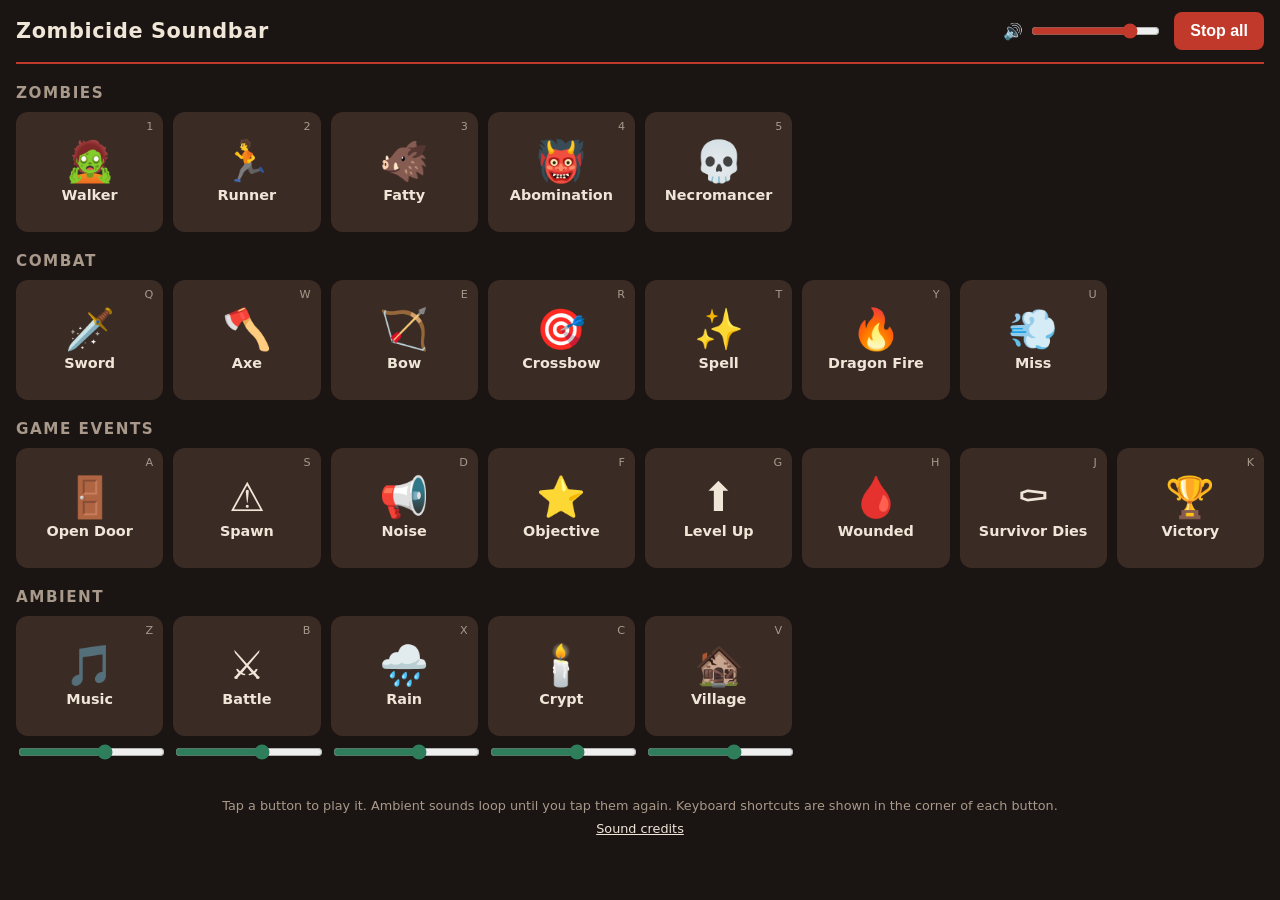
<file: index.html>
<!doctype html>
<html lang="en">
<head>
  <meta charset="utf-8">
  <meta name="viewport" content="width=device-width, initial-scale=1, viewport-fit=cover">
  <meta name="theme-color" content="#1a1412">
  <title>Zombicide Soundbar</title>
  <link rel="manifest" href="manifest.json">
  <link rel="icon" href="icon.svg" type="image/svg+xml">
  <link rel="apple-touch-icon" href="icon.svg">
  <link rel="stylesheet" href="style.css">
</head>
<body>
  <header class="topbar">
    <h1>Zombicide Soundbar</h1>
    <div class="controls">
      <label class="volume">
        <span aria-hidden="true">🔊</span>
        <input id="master-volume" type="range" min="0" max="1" step="0.05" value="0.8" aria-label="Master volume">
      </label>
      <button id="stop-all" class="stop-all" type="button">Stop all</button>
    </div>
  </header>

  <main id="board"></main>

  <footer class="hint">
    Tap a button to play it. Ambient sounds loop until you tap them again.
    <span class="desktop-only">Keyboard shortcuts are shown in the corner of each button.</span>
    <br><a href="credits.html">Sound credits</a>
  </footer>

  <script src="sounds.js"></script>
  <script src="app.js"></script>
</body>
</html>
</file>
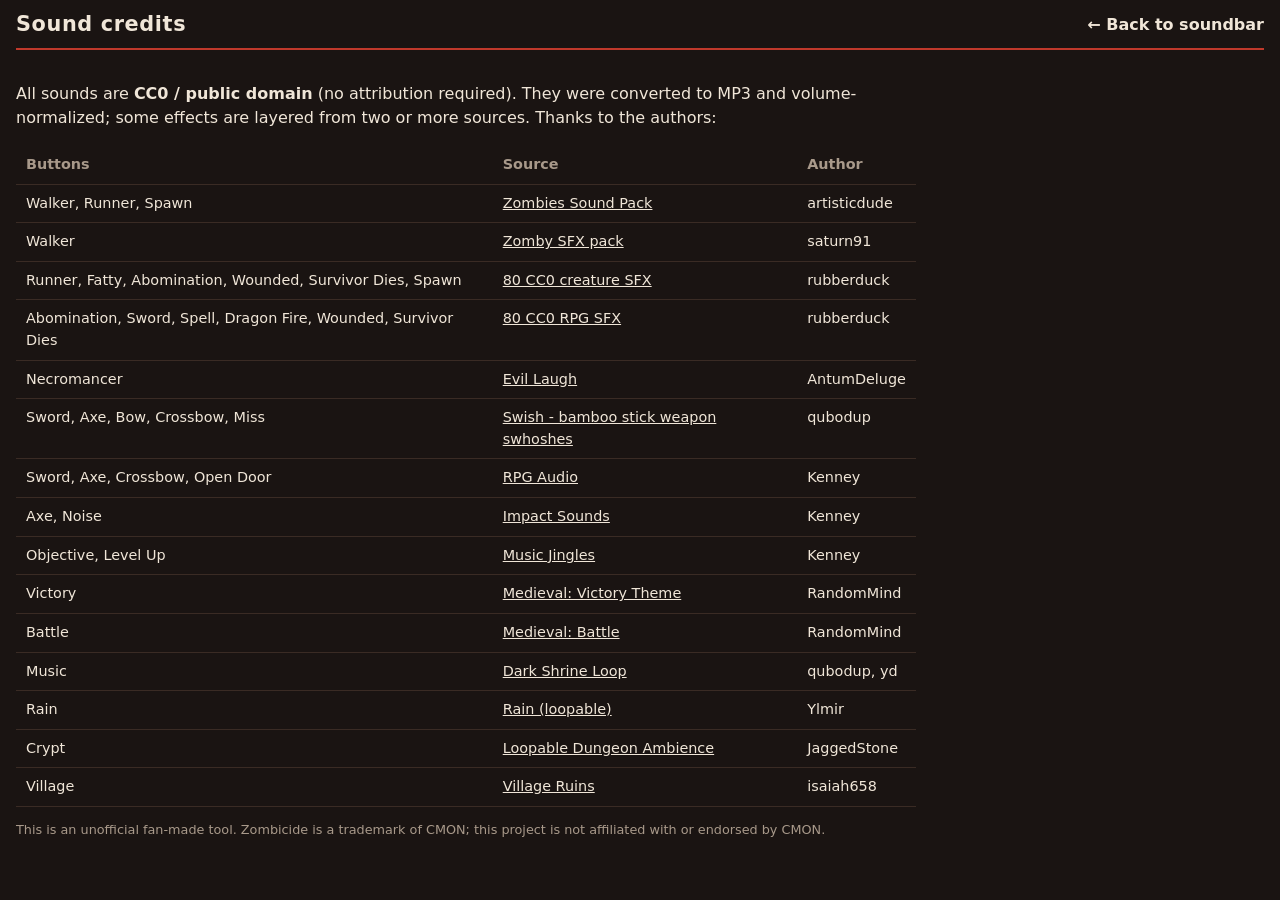
<file: credits.html>
<!doctype html>
<html lang="en">
<head>
  <meta charset="utf-8">
  <meta name="viewport" content="width=device-width, initial-scale=1, viewport-fit=cover">
  <meta name="theme-color" content="#1a1412">
  <title>Credits · Zombicide Soundbar</title>
  <link rel="icon" href="icon.svg" type="image/svg+xml">
  <link rel="stylesheet" href="style.css">
</head>
<body>
  <header class="topbar">
    <h1>Sound credits</h1>
    <a class="back" href="./">← Back to soundbar</a>
  </header>

  <main class="credits">
    <p>
      All sounds are <strong>CC0 / public domain</strong> (no attribution required).
      They were converted to MP3 and volume-normalized; some effects are layered from two or more sources.
      Thanks to the authors:
    </p>

    <div class="table-wrap">
      <table>
        <thead>
          <tr><th>Buttons</th><th>Source</th><th>Author</th></tr>
        </thead>
        <tbody>
          <tr><td>Walker, Runner, Spawn</td><td><a href="https://opengameart.org/content/zombies-sound-pack">Zombies Sound Pack</a></td><td>artisticdude</td></tr>
          <tr><td>Walker</td><td><a href="https://opengameart.org/content/zomby-sfx-pack">Zomby SFX pack</a></td><td>saturn91</td></tr>
          <tr><td>Runner, Fatty, Abomination, Wounded, Survivor Dies, Spawn</td><td><a href="https://opengameart.org/content/80-cc0-creature-sfx">80 CC0 creature SFX</a></td><td>rubberduck</td></tr>
          <tr><td>Abomination, Sword, Spell, Dragon Fire, Wounded, Survivor Dies</td><td><a href="https://opengameart.org/content/80-cc0-rpg-sfx">80 CC0 RPG SFX</a></td><td>rubberduck</td></tr>
          <tr><td>Necromancer</td><td><a href="https://opengameart.org/content/evil-laugh">Evil Laugh</a></td><td>AntumDeluge</td></tr>
          <tr><td>Sword, Axe, Bow, Crossbow, Miss</td><td><a href="https://opengameart.org/content/swish-bamboo-stick-weapon-swhoshes">Swish - bamboo stick weapon swhoshes</a></td><td>qubodup</td></tr>
          <tr><td>Sword, Axe, Crossbow, Open Door</td><td><a href="https://kenney.nl/assets/rpg-audio">RPG Audio</a></td><td>Kenney</td></tr>
          <tr><td>Axe, Noise</td><td><a href="https://kenney.nl/assets/impact-sounds">Impact Sounds</a></td><td>Kenney</td></tr>
          <tr><td>Objective, Level Up</td><td><a href="https://kenney.nl/assets/music-jingles">Music Jingles</a></td><td>Kenney</td></tr>
          <tr><td>Victory</td><td><a href="https://opengameart.org/content/medieval-victory-theme">Medieval: Victory Theme</a></td><td>RandomMind</td></tr>
          <tr><td>Battle</td><td><a href="https://opengameart.org/content/medieval-battle">Medieval: Battle</a></td><td>RandomMind</td></tr>
          <tr><td>Music</td><td><a href="https://opengameart.org/content/dark-shrine-loop">Dark Shrine Loop</a></td><td>qubodup, yd</td></tr>
          <tr><td>Rain</td><td><a href="https://opengameart.org/content/rain-loopable">Rain (loopable)</a></td><td>Ylmir</td></tr>
          <tr><td>Crypt</td><td><a href="https://opengameart.org/content/loopable-dungeon-ambience">Loopable Dungeon Ambience</a></td><td>JaggedStone</td></tr>
          <tr><td>Village</td><td><a href="https://opengameart.org/content/village-ruins">Village Ruins</a></td><td>isaiah658</td></tr>
        </tbody>
      </table>
    </div>

    <p class="note">
      This is an unofficial fan-made tool. Zombicide is a trademark of CMON; this project is not affiliated with or endorsed by CMON.
    </p>
  </main>
</body>
</html>
</file>
<file: style.css>
:root {
  --bg: #1a1412;
  --panel: #2a201c;
  --button: #3a2b24;
  --button-hover: #4a372e;
  --text: #f0e6d8;
  --muted: #a8998a;
  --accent: #c0392b;
  --ambient: #2e7d5b;
  --radius: 12px;
}

* { box-sizing: border-box; }

body {
  margin: 0;
  background: var(--bg);
  color: var(--text);
  font-family: system-ui, -apple-system, "Segoe UI", Roboto, sans-serif;
  padding: env(safe-area-inset-top) 16px env(safe-area-inset-bottom);
  -webkit-tap-highlight-color: transparent;
}

.topbar {
  position: sticky;
  top: 0;
  z-index: 1;
  display: flex;
  flex-wrap: wrap;
  align-items: center;
  justify-content: space-between;
  gap: 8px 16px;
  padding: 12px 0;
  background: var(--bg);
  border-bottom: 2px solid var(--accent);
}

h1 {
  margin: 0;
  font-size: 1.3rem;
  letter-spacing: 0.03em;
}

.controls {
  display: flex;
  align-items: center;
  gap: 12px;
}

.volume {
  display: flex;
  align-items: center;
  gap: 6px;
}

.stop-all {
  background: var(--accent);
  color: #fff;
  border: 0;
  border-radius: 8px;
  padding: 10px 16px;
  font-weight: 700;
  font-size: 1rem;
  cursor: pointer;
}

.section { margin: 20px 0; }

h2 {
  margin: 0 0 10px;
  font-size: 0.95rem;
  text-transform: uppercase;
  letter-spacing: 0.1em;
  color: var(--muted);
}

.grid {
  display: grid;
  grid-template-columns: repeat(auto-fill, minmax(110px, 1fr));
  gap: 10px;
}

.sound {
  position: relative;
  width: 100%;
  min-height: 96px;
  display: flex;
  flex-direction: column;
  align-items: center;
  justify-content: center;
  gap: 6px;
  padding: 10px 6px;
  background: var(--button);
  color: var(--text);
  border: 2px solid transparent;
  border-radius: var(--radius);
  font: inherit;
  cursor: pointer;
  user-select: none;
  touch-action: manipulation;
  transition: background 0.15s, transform 0.05s;
}

.sound:hover { background: var(--button-hover); }
.sound:active { transform: scale(0.96); }

.sound .icon { font-size: 2rem; line-height: 1; }
.sound .label { font-size: 0.9rem; font-weight: 600; text-align: center; }

.sound kbd {
  position: absolute;
  top: 6px;
  right: 8px;
  font-size: 0.7rem;
  color: var(--muted);
  font-family: inherit;
}

.sound.flash { animation: flash 0.4s ease-out; }

@keyframes flash {
  from { border-color: var(--accent); background: #5a2a22; }
  to   { border-color: transparent; }
}

.sound.missing { opacity: 0.35; }

.sound.loading { animation: pulse 0.8s ease-in-out infinite alternate; }

@keyframes pulse {
  from { opacity: 1; }
  to   { opacity: 0.5; }
}

.loop-cell {
  display: flex;
  flex-direction: column;
  gap: 6px;
}

.loop-cell input { width: 100%; }

.sound.active {
  background: var(--ambient);
  border-color: #6fd3a5;
}

input[type="range"] { accent-color: var(--accent); }
.ambient input[type="range"] { accent-color: var(--ambient); }

.hint {
  color: var(--muted);
  font-size: 0.8rem;
  text-align: center;
  padding: 16px 0 24px;
}

.hint a,
.credits a,
.back {
  color: var(--text);
}

.hint a { display: inline-block; margin-top: 8px; }

.back { text-decoration: none; font-weight: 600; }

.credits { max-width: 900px; padding: 16px 0 32px; line-height: 1.5; }

.table-wrap { overflow-x: auto; }

.credits table {
  width: 100%;
  border-collapse: collapse;
  font-size: 0.9rem;
}

.credits th,
.credits td {
  text-align: left;
  padding: 8px 10px;
  border-bottom: 1px solid var(--button);
  vertical-align: top;
}

.credits th { color: var(--muted); font-weight: 600; }

.credits .note { color: var(--muted); font-size: 0.8rem; }

/* Hide keyboard hints on touch devices */
@media (hover: none) {
  .desktop-only { display: none; }
}

@media (min-width: 700px) {
  .grid { grid-template-columns: repeat(auto-fill, minmax(140px, 1fr)); }
  .sound { min-height: 120px; }
  .sound .icon { font-size: 2.5rem; }
}
</file>
